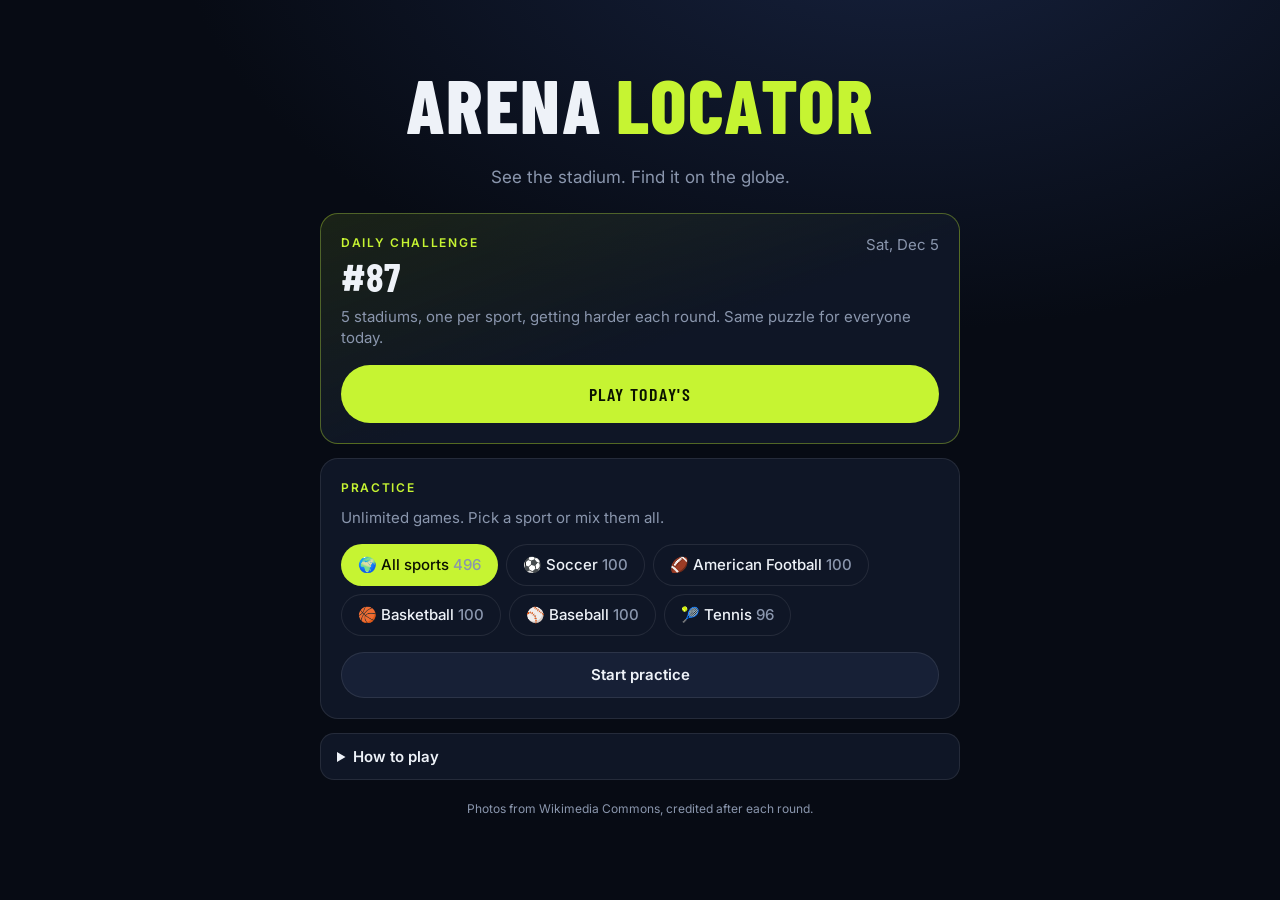
<file: index.html>
<!doctype html>
<html lang="en">
<head>
  <meta charset="utf-8">
  <meta name="viewport" content="width=device-width, initial-scale=1">
  <title>Arena Locator</title>
  <meta name="description" content="See the stadium, find it on the globe. A daily sports-venue geography game.">
  <meta property="og:title" content="Arena Locator">
  <meta property="og:description" content="See the stadium, find it on the globe. A new daily challenge every day.">
  <meta property="og:url" content="https://arenalocator.lol">
  <meta property="og:type" content="website">
  <meta property="og:site_name" content="Arena Locator">
  <!-- Link preview cover: rendered by scripts/make_cover.py -->
  <meta property="og:image" content="https://arenalocator.lol/assets/og-image.png">
  <meta property="og:image:width" content="1200">
  <meta property="og:image:height" content="630">
  <meta property="og:image:alt" content="Arena Locator: a glowing stadium outline with a red map pin on the pitch">
  <meta name="twitter:card" content="summary_large_image">
  <meta name="theme-color" content="#070b14">
  <link rel="apple-touch-icon" href="assets/icon-180.png">
  <link rel="icon" href="data:image/svg+xml,<svg xmlns='http://www.w3.org/2000/svg' viewBox='0 0 100 100'><text y='.9em' font-size='90'>🏟️</text></svg>">
  <link rel="preconnect" href="https://fonts.googleapis.com">
  <link rel="preconnect" href="https://fonts.gstatic.com" crossorigin>
  <link href="https://fonts.googleapis.com/css2?family=Barlow+Condensed:wght@600;800&family=Inter:wght@400;500;600&display=swap" rel="stylesheet">
  <link rel="stylesheet" href="style.css?v=89e7634cc7">
</head>
<body>
  <!-- Menu -->
  <section id="menu" class="screen">
    <div class="start-card menu-wrap">
      <div class="logo">ARENA<span>LOCATOR</span></div>
      <p class="tagline">See the stadium. Find it on the globe.</p>

      <div class="card daily-card">
        <div class="card-head">
          <div>
            <div class="eyebrow">Daily Challenge</div>
            <h2 id="daily-title">#1</h2>
          </div>
          <div id="daily-date" class="muted"></div>
        </div>
        <p id="daily-desc" class="card-desc"></p>
        <button id="daily-btn" class="btn primary big wide">Play today's</button>
      </div>

      <div id="stats" class="stats" hidden></div>

      <div class="card">
        <div class="eyebrow">Practice</div>
        <p class="card-desc">Unlimited games. Pick a sport or mix them all.</p>
        <div id="sport-picker" class="chips"></div>
        <button id="practice-btn" class="btn wide">Start practice</button>
      </div>

      <details class="howto">
        <summary>How to play</summary>
        <ol>
          <li>Study the stadium photo. Pinch or scroll to zoom in on signs, flags and skylines.</li>
          <li>Tap the globe to drop your pin where you think it is, then hit <b>Guess</b>.</li>
          <li>Closer guesses score more, up to 20 points a round and 100 per game.</li>
          <li>Rounds get harder as you go, from famous grounds to hidden gems.</li>
          <li>Everyone gets the same Daily Challenge. Share your score when you're done.</li>
        </ol>
      </details>

      <p class="fine">Photos from Wikimedia Commons, credited after each round.</p>
    </div>
  </section>

  <!-- Game screen -->
  <section id="game" class="screen" hidden>
    <header class="topbar">
      <div class="topbar-left">
        <button id="quit-btn" class="icon-btn" title="Back to menu" aria-label="Back to menu">‹</button>
        <div class="logo small">ARENA<span>LOCATOR</span></div>
      </div>
      <div class="round-info">
        <div id="round-dots" class="dots"></div>
        <div id="round-label" class="round-label"></div>
      </div>
      <div class="score-box"><span class="muted">Score</span> <strong id="score">0</strong></div>
    </header>

    <main class="play">
      <div class="photo-panel" id="photo-panel">
        <div class="photo-backdrop" id="photo-backdrop"></div>
        <div class="viewer" id="viewer">
          <img id="photo" alt="Mystery stadium" draggable="false">
        </div>
        <div class="photo-loading" id="photo-loading">Loading photo…</div>
        <span id="sport-badge" class="badge"></span>
        <div class="zoom-controls">
          <button id="zoom-in" title="Zoom in (+)" aria-label="Zoom in">+</button>
          <button id="zoom-out" title="Zoom out (−)" aria-label="Zoom out">−</button>
          <button id="zoom-reset" title="Fit photo (0)" aria-label="Fit photo">⟲</button>
          <button id="fullscreen" title="Full screen (F)" aria-label="Full screen">⤢</button>
        </div>
        <div class="zoom-status" id="zoom-status" hidden></div>
        <div class="zoom-tip" id="zoom-tip">Scroll or pinch to zoom · drag to pan · double-click to zoom in</div>
      </div>

      <div class="globe-panel" id="globe-panel">
        <div class="globe-stage">
          <div id="globe"></div>
          <div class="globe-hint" id="globe-hint">Click the globe to drop your pin</div>
          <button id="guess-btn" class="btn primary guess" disabled>Place a pin</button>
        </div>

        <!-- Round result: sits below the globe so it never covers the pins -->
        <div id="result" class="result" hidden>
          <div class="result-top">
            <div class="result-points"><span id="res-points">0</span><small>pts</small></div>
            <div class="result-dist" id="res-dist"></div>
          </div>
          <div class="bar"><div id="res-bar"></div></div>
          <h2 id="res-name"></h2>
          <div class="result-meta" id="res-meta"></div>
          <div class="result-foot">
            <div class="credit" id="res-credit"></div>
            <button id="next-btn" class="btn primary">Next round</button>
          </div>
        </div>
      </div>
    </main>
  </section>

  <!-- Final screen -->
  <section id="final" class="screen" hidden>
    <div class="final-card">
      <div class="logo small">ARENA<span>LOCATOR</span></div>
      <div class="eyebrow" id="final-title"></div>
      <div class="final-score"><span id="final-score">0</span><small>/ 100</small></div>
      <div class="final-verdict" id="final-verdict"></div>
      <div id="share-block" class="share-block" hidden>
        <button id="share-btn" class="btn primary big wide">Share score</button>
        <div class="next-daily">Next daily in <strong class="countdown"></strong></div>
      </div>
      <ol id="final-list" class="final-list"></ol>
      <div id="final-stats" class="stats" hidden></div>
      <div class="final-actions">
        <button id="again-btn" class="btn primary">Play again</button>
        <button id="menu-btn" class="btn">Menu</button>
      </div>
    </div>
  </section>

  <div id="toast" class="toast" role="status" hidden></div>

  <script src="assets/globe.gl.min.js?v=16fd8b19c2"></script>
  <script src="data/stadiums.js?v=b74fa3ecb2"></script>
  <script src="game.js?v=0a873ea0f1"></script>
</body>
</html>
</file>
<file: style.css>
:root {
  --bg: #070b14;
  --panel: #0f1626;
  --panel-2: #172036;
  --line: rgba(255, 255, 255, 0.09);
  --text: #eef2f8;
  --muted: #8a96ad;
  --accent: #c6f432;      /* floodlight lime */
  --accent-ink: #0b1200;
  --guess: #ff5d73;
  --answer: #c6f432;
  --radius: 14px;
  --display: "Barlow Condensed", "Arial Narrow", system-ui, sans-serif;
  --body: "Inter", system-ui, -apple-system, sans-serif;
}

* { box-sizing: border-box; }
html, body { height: 100%; }
body {
  margin: 0;
  background: radial-gradient(1200px 700px at 70% -10%, #16213d 0%, var(--bg) 60%) fixed;
  color: var(--text);
  font: 15px/1.45 var(--body);
  -webkit-font-smoothing: antialiased;
}
[hidden] { display: none !important; }
button { font: inherit; }

/* ---------- shared ---------- */
.logo {
  font-family: var(--display);
  font-weight: 800;
  font-size: clamp(44px, 9vw, 76px);
  letter-spacing: 0.02em;
  line-height: 0.9;
}
.logo span { color: var(--accent); margin-left: 0.18em; }
.logo.small { font-size: 26px; }
.muted { color: var(--muted); }

.btn {
  border: 1px solid var(--line);
  background: var(--panel-2);
  color: var(--text);
  padding: 11px 22px;
  border-radius: 999px;
  font-weight: 600;
  cursor: pointer;
  transition: transform 0.12s, background 0.2s, opacity 0.2s;
}
.btn:hover:not(:disabled) { transform: translateY(-1px); background: #1f2a45; }
.btn.primary { background: var(--accent); color: var(--accent-ink); border-color: transparent; }
.btn.primary:hover:not(:disabled) { background: #d4ff4a; }
.btn:disabled { opacity: 0.45; cursor: not-allowed; }
.btn.big { padding: 15px 56px; font-size: 18px; font-family: var(--display); letter-spacing: 0.08em; text-transform: uppercase; }

/* ---------- start ---------- */
.screen { min-height: 100%; }
#menu, #final { display: grid; place-items: center; padding: 32px 18px; }
.start-card, .final-card { width: min(640px, 100%); text-align: center; }
.tagline { color: var(--muted); font-size: 17px; margin: 18px 0 34px; }
.label { font-size: 12px; text-transform: uppercase; letter-spacing: 0.14em; color: var(--muted); margin-bottom: 12px; }
.chips { display: flex; flex-wrap: wrap; gap: 8px; justify-content: center; margin-bottom: 34px; }
.chip {
  border: 1px solid var(--line);
  background: var(--panel);
  color: var(--text);
  padding: 9px 16px;
  border-radius: 999px;
  cursor: pointer;
  font-weight: 500;
}
.chip.on { background: var(--accent); color: var(--accent-ink); border-color: transparent; }
.fine { color: var(--muted); font-size: 12px; margin-top: 28px; }

/* ---------- menu ---------- */
.menu-wrap { display: grid; gap: 14px; }
.menu-wrap .tagline { margin: 12px 0 10px; }
.menu-wrap .fine { margin-top: 6px; }
.card {
  background: var(--panel);
  border: 1px solid var(--line);
  border-radius: 18px;
  padding: 20px;
  text-align: left;
}
.daily-card {
  border-color: rgba(198, 244, 50, 0.35);
  background: linear-gradient(160deg, rgba(198, 244, 50, 0.1), var(--panel) 55%);
}
.card-head { display: flex; justify-content: space-between; align-items: flex-start; gap: 12px; }
.card h2 { font-family: var(--display); font-size: 40px; line-height: 1; margin: 4px 0 0; }
.eyebrow { font-size: 12px; text-transform: uppercase; letter-spacing: 0.14em; color: var(--accent); font-weight: 600; }
.card-desc { color: var(--muted); margin: 10px 0 16px; }
.card-desc strong { color: var(--text); font-variant-numeric: tabular-nums; }
.card .chips { justify-content: flex-start; margin-bottom: 16px; }
.btn.wide { width: 100%; }

.stats { display: grid; grid-template-columns: repeat(4, 1fr); gap: 8px; }
.stats div { background: var(--panel); border: 1px solid var(--line); border-radius: 12px; padding: 10px 4px; text-align: center; }
.stats strong { display: block; font-family: var(--display); font-size: 26px; line-height: 1.1; }
.stats span { font-size: 11px; color: var(--muted); text-transform: uppercase; letter-spacing: 0.08em; }

.howto { text-align: left; color: var(--muted); background: var(--panel); border: 1px solid var(--line); border-radius: 14px; padding: 12px 16px; }
.howto summary { cursor: pointer; color: var(--text); font-weight: 600; }
.howto ol { margin: 10px 0 2px; padding-left: 20px; }
.howto li { margin: 5px 0; }

/* ---------- final extras ---------- */
.final-card .eyebrow { margin-top: 16px; }
.final-card .final-score { margin-top: 6px; }
.share-block { margin: 0 0 22px; }
.next-daily { color: var(--muted); font-size: 14px; margin-top: 10px; }
.next-daily strong { color: var(--text); font-variant-numeric: tabular-nums; }
#final .stats { margin-bottom: 22px; }

/* ---------- topbar back button ---------- */
.topbar-left { display: flex; align-items: center; gap: 10px; min-width: 0; }
.icon-btn {
  flex: none;
  width: 34px; height: 34px;
  border-radius: 10px;
  border: 1px solid var(--line);
  background: var(--panel-2);
  color: var(--text);
  font-size: 22px; line-height: 1;
  cursor: pointer;
  display: grid; place-items: center;
}
.icon-btn:hover { background: #1f2a45; }

/* ---------- toast ---------- */
.toast {
  position: fixed; left: 50%; bottom: 28px; transform: translateX(-50%);
  background: var(--text); color: var(--bg);
  padding: 10px 18px; border-radius: 999px;
  font-weight: 600; z-index: 50;
  box-shadow: 0 10px 30px rgba(0, 0, 0, 0.4);
  white-space: nowrap;
}

/* ---------- game ---------- */
#game { display: flex; flex-direction: column; height: 100vh; height: 100dvh; }
.topbar {
  display: grid;
  grid-template-columns: 1fr auto 1fr;
  align-items: center;
  padding: 12px 20px;
  border-bottom: 1px solid var(--line);
  background: rgba(7, 11, 20, 0.7);
  backdrop-filter: blur(8px);
}
.round-info { text-align: center; }
.dots { display: flex; gap: 6px; justify-content: center; }
.dot { width: 26px; height: 5px; border-radius: 3px; background: var(--panel-2); }
.dot.done { background: var(--accent); opacity: 0.55; }
.dot.now { background: var(--accent); }
.round-label { font-size: 12px; color: var(--muted); margin-top: 5px; letter-spacing: 0.04em; }
.score-box { justify-self: end; font-size: 14px; }
.score-box strong { font-family: var(--display); font-size: 24px; margin-left: 4px; }

.play {
  flex: 1;
  min-height: 0;
  display: grid;
  grid-template-columns: minmax(0, 1.15fr) minmax(0, 1fr);
  gap: 16px;
  padding: 16px;
}
.photo-panel, .globe-panel {
  position: relative;
  border-radius: var(--radius);
  overflow: hidden;
  background: var(--panel);
  border: 1px solid var(--line);
  min-height: 0;
}

/* ---------- photo viewer ---------- */
.photo-panel { background: #000; }
.photo-backdrop {
  position: absolute; inset: -40px;
  background: center / cover no-repeat;
  filter: blur(28px) brightness(0.45);
}
.viewer {
  position: absolute; inset: 0;
  overflow: hidden;
  touch-action: none;
  cursor: zoom-in;
  user-select: none;
}
.viewer.zoomed { cursor: grab; }
.viewer.dragging { cursor: grabbing; }
.viewer img {
  position: absolute; left: 0; top: 0;
  max-width: none;
  transition: opacity 0.3s;
  -webkit-user-drag: none;
}
.photo-loading { position: absolute; inset: 0; display: grid; place-items: center; color: var(--muted); pointer-events: none; }
.badge {
  position: absolute; top: 14px; left: 14px;
  background: rgba(7, 11, 20, 0.78);
  border: 1px solid var(--line);
  padding: 5px 12px;
  border-radius: 999px;
  font-size: 13px;
  font-weight: 600;
  pointer-events: none;
}
.zoom-controls {
  position: absolute; top: 12px; right: 12px;
  display: flex; flex-direction: column; gap: 6px;
}
.zoom-controls button {
  width: 36px; height: 36px; border-radius: 10px;
  background: rgba(7, 11, 20, 0.78); color: var(--text);
  border: 1px solid var(--line);
  font-size: 18px; line-height: 1; cursor: pointer;
  display: grid; place-items: center;
}
.zoom-controls button:hover { background: rgba(31, 42, 69, 0.95); }
.zoom-status {
  position: absolute; bottom: 12px; right: 12px;
  background: rgba(7, 11, 20, 0.78); border: 1px solid var(--line);
  padding: 4px 10px; border-radius: 999px; font-size: 12px; color: var(--muted);
  pointer-events: none;
}
.zoom-tip {
  position: absolute; bottom: 12px; left: 50%; transform: translateX(-50%);
  background: rgba(7, 11, 20, 0.78); padding: 5px 12px; border-radius: 999px;
  font-size: 12px; color: var(--muted); white-space: nowrap; pointer-events: none;
  transition: opacity 0.4s;
}
.photo-panel.fs {
  position: fixed; inset: 0; z-index: 30;
  border-radius: 0; border: 0;
}

/* ---------- globe ---------- */
.globe-panel { display: flex; flex-direction: column; }
.globe-stage { position: relative; flex: 1; min-height: 0; }
#globe { position: absolute; inset: 0; cursor: crosshair; }
.pin { pointer-events: none; transform: translate(-50%, -100%); filter: drop-shadow(0 2px 4px rgba(0, 0, 0, 0.6)); }
.pin svg { display: block; }
.pin-guess path { fill: var(--guess); }
.pin-answer path { fill: var(--answer); }
.pin-answer { animation: drop 0.4s ease-out; }
@keyframes drop { from { transform: translate(-50%, -160%); opacity: 0; } }
.arc-label {
  pointer-events: none;
  transform: translate(-50%, -50%);
  background: rgba(7, 11, 20, 0.85);
  border: 1px solid var(--line);
  color: var(--text);
  font: 600 13px/1 var(--body);
  padding: 5px 9px;
  border-radius: 999px;
  white-space: nowrap;
}

.globe-hint {
  position: absolute; top: 14px; left: 50%; transform: translateX(-50%);
  background: rgba(7, 11, 20, 0.78);
  padding: 6px 14px; border-radius: 999px; font-size: 13px; color: var(--muted);
  pointer-events: none; white-space: nowrap;
}
.guess { position: absolute; bottom: 18px; left: 50%; transform: translateX(-50%); padding: 13px 40px; font-size: 16px; }
.guess:hover:not(:disabled) { transform: translateX(-50%) translateY(-1px); }

/* ---------- result (below the globe) ---------- */
.result {
  flex: none;
  border-top: 1px solid var(--line);
  background: var(--panel);
  padding: 14px 18px 16px;
  animation: rise 0.35s ease-out;
}
@keyframes rise { from { transform: translateY(20px); opacity: 0; } }
.result-top { display: flex; align-items: baseline; justify-content: space-between; gap: 12px; }
.result-points { font-family: var(--display); font-weight: 800; font-size: 42px; line-height: 1; color: var(--accent); }
.result-points small { font-size: 16px; margin-left: 4px; color: var(--muted); }
.result-dist { color: var(--text); font-size: 14px; text-align: right; }
.bar { height: 6px; background: var(--panel-2); border-radius: 3px; margin: 10px 0 10px; overflow: hidden; }
.bar div { height: 100%; width: 0; background: var(--accent); transition: width 0.8s ease-out; }
.result h2 { font-family: var(--display); font-size: 28px; margin: 0; letter-spacing: 0.01em; line-height: 1.1; }
.result-meta { color: var(--muted); margin: 2px 0 10px; }
.result-foot { display: flex; align-items: flex-end; justify-content: space-between; gap: 14px; }
.credit { font-size: 11px; color: var(--muted); min-width: 0; overflow-wrap: anywhere; }
.credit a { color: var(--muted); }
.result-foot .btn { flex: none; }

/* ---------- final ---------- */
.final-score { font-family: var(--display); font-weight: 800; font-size: clamp(64px, 14vw, 104px); line-height: 1; margin-top: 18px; color: var(--accent); }
.final-score small { font-size: 26px; color: var(--muted); margin-left: 8px; }
.final-verdict { color: var(--muted); font-size: 17px; margin: 6px 0 24px; }
.final-list { list-style: none; padding: 0; margin: 0 0 26px; text-align: left; display: grid; gap: 8px; }
.final-list li {
  display: grid; grid-template-columns: 72px 1fr auto; gap: 14px; align-items: center;
  background: var(--panel); border: 1px solid var(--line); border-radius: 12px; padding: 8px;
}
.final-list img { width: 72px; height: 50px; object-fit: cover; border-radius: 8px; display: block; }
.final-list .fl-name { font-weight: 600; }
.final-list .fl-sub { font-size: 12px; color: var(--muted); }
.final-list .fl-pts { font-family: var(--display); font-size: 24px; font-weight: 800; padding-right: 8px; }
.final-actions { display: flex; gap: 10px; justify-content: center; }

/* ---------- mobile ---------- */
@media (max-width: 820px) {
  .play { grid-template-columns: 1fr; grid-template-rows: minmax(0, 0.85fr) minmax(0, 1.15fr); gap: 10px; padding: 10px; }
  .topbar { grid-template-columns: auto 1fr auto; padding: 10px 12px; }
  .logo.small { font-size: 20px; }
  .dot { width: 16px; }
  .zoom-tip { display: none; }
  .result { padding: 10px 14px 12px; }
  .result-points { font-size: 32px; }
  .result h2 { font-size: 22px; }
  .result-meta { margin-bottom: 6px; font-size: 13px; }
  .credit { display: none; }
}
</file>
